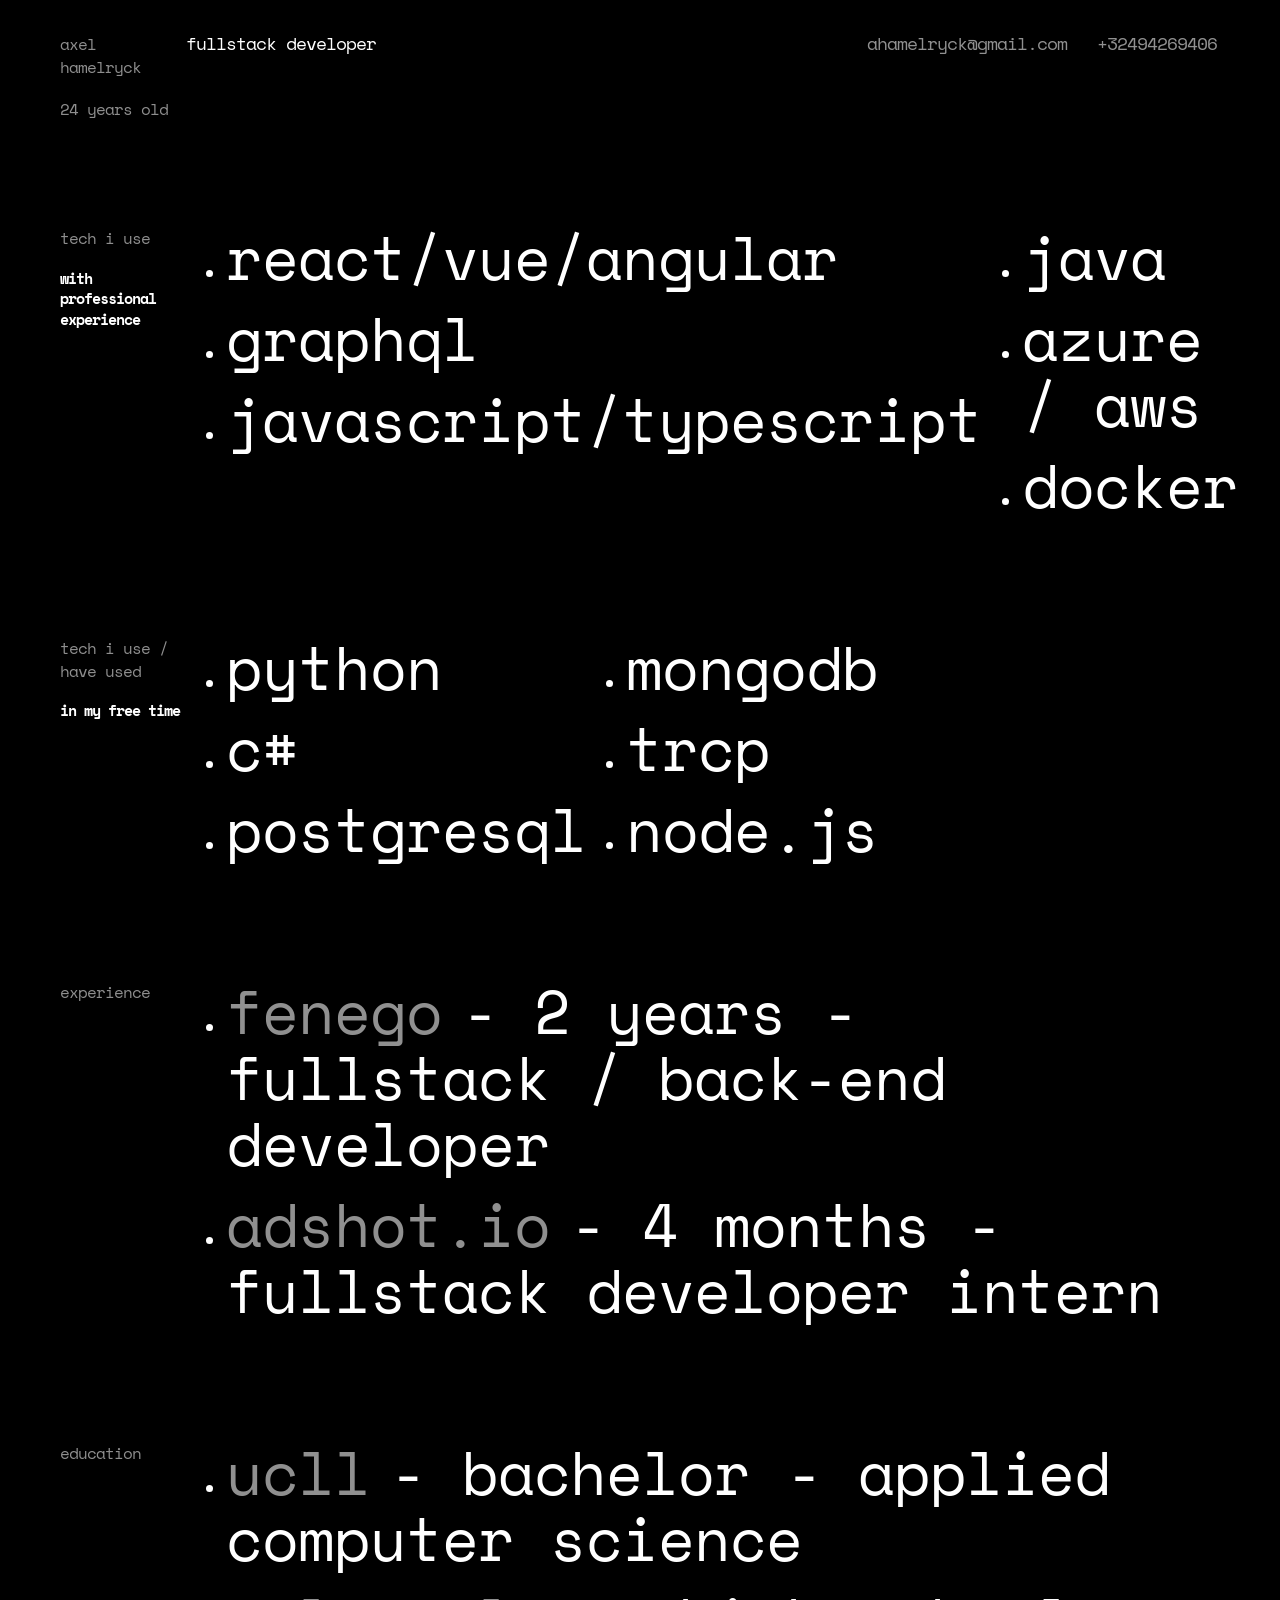
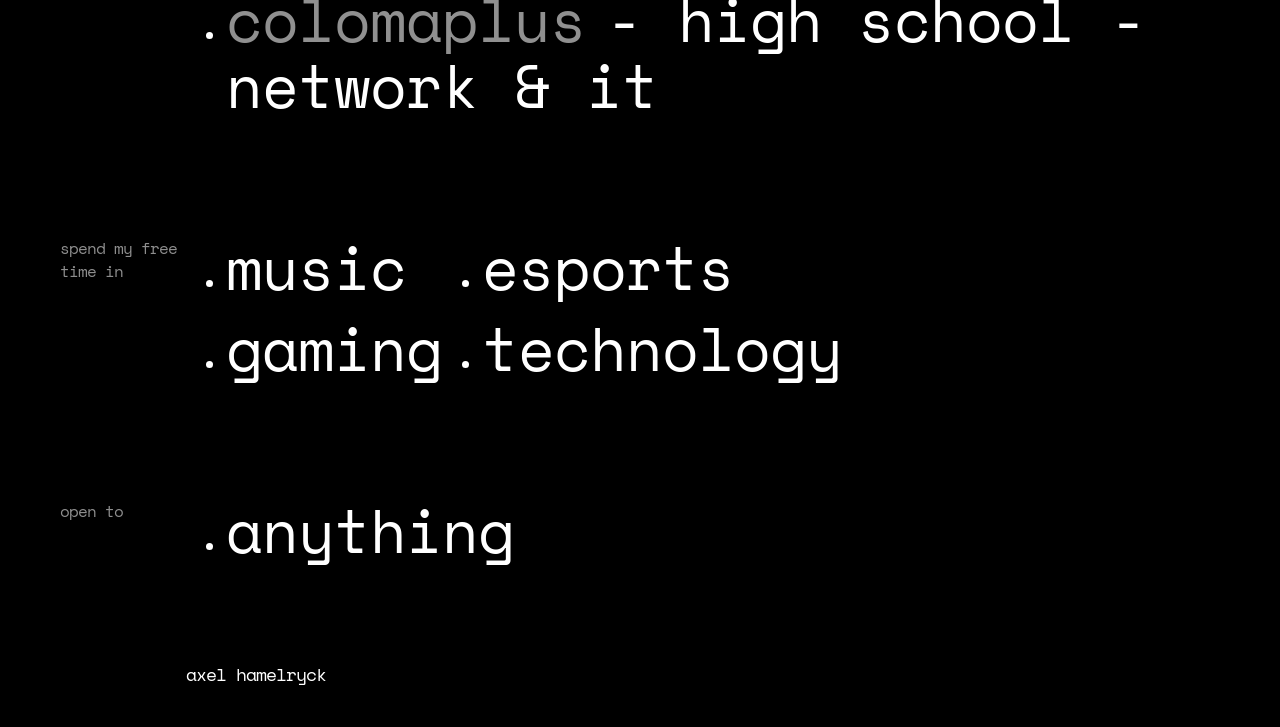
<file: index.html>
<!DOCTYPE html>
<html>

<head>
  <meta charset="utf-8">
  <meta content="width=device-width, initial-scale=1.0" name="viewport">
  <title>akselele</title>
  <meta content="portfolio of axel hamelryck " name="description" property="og:description">

  <link href="style.css" rel="stylesheet">
  <link rel="icon" href="black-x.png">
  <link href="https://fonts.googleapis.com/css?family=Space+Mono" rel="stylesheet">

</head>


<body>
  <div class="loading"></div>

  <section class="header">
    <div class="column-left">
      <h2 class="logo-type">axel hamelryck</h2>
      <h2>24 years old</h2>
    </div>
    <div class="column-main">
      <h3 class="header-services">fullstack developer</h3>
      <div class="column-right header-contact">
        <a href="mailto:ahamelryck@gmail.com" class="text-light">ahamelryck@gmail.com</a>
        <a href="tel:+32494269406" class="text-light">+32494269406</a>
      </div>
    </div>
  </section>

  <section class="tools">
    <div class="column-left">
      <h2>tech I Use</h2>
      <h5>with professional experience</h5>
    </div>
    <div class="column-main">
      <div class="column-main-container-large">
        <div class="flexlist">
          <ul>
            <li>
              <h1>
                React/vue/angular
              </h1>

            </li>
            <li>
              <h1>
                graphql
              </h1>
            </li>
            <li>
              <h1>
                Javascript/Typescript
              </h1>
            </li>
          </ul>
          <ul>
            <li>
              <h1>
                Java
              </h1>
            </li>
            <li>
              <h1>
                Azure / AWS
              </h1>
            </li>
            <li>
              <h1>
                docker
              </h1>
            </li>
          </ul>
        </div>
      </div>
    </div>
  </section>

  <section class="tools">
    <div class="column-left">
      <h2>tech I Use / have used</h2>
      <h5>in my free time</h5>
    </div>
    <div class="column-main">
      <div class="column-main-container-large">
        <div class="flexlist">
          <ul>
            <li>
              <h1>
                python
              </h1>

            </li>
            <li>
              <h1>
                C#
              </h1>
            </li>
            <li>
              <h1>
                postgresql
              </h1>
            </li>
          </ul>
          <ul>
            <li>
              <h1>
                mongodb
              </h1>
            </li>
            <li>
              <h1>
                trcp
              </h1>
            </li>
            <li>
              <h1>
                node.js
              </h1>
            </li>
          </ul>
        </div>
      </div>
    </div>
  </section>

  <section class="tools">
    <div class="column-left">
      <h2>experience</h2>
    </div>
    <div class="column-main">
      <div class="column-main-container-large">
        <ul>
          <li>
            <h1>
              <a class="text-light">Fenego</a>- 2 years - fullstack / back-end developer
            </h1>
          </li>
          <li>
            <h1>
              <a class="text-light">adshot.io</a>- 4 months - fullstack developer intern
            </h1>
          </li>
        </ul>
      </div>
    </div>
  </section>

  <section class="tools">
    <div class="column-left">
      <h2>education</h2>
    </div>
    <div class="column-main">
      <div class="column-main-container-large">
        <ul>
          <li>
            <h1>
              <a class="text-light">ucll</a>- bachelor - applied computer science
            </h1>
          </li>
          <li>
            <h1>
              <a class="text-light">colomaplus</a>- high school - network & it
            </h1>
          </li>
        </ul>
      </div>
    </div>
  </section>

  <section class="tools">
    <div class="column-left">
      <h2>spend my free time in</h2>
    </div>
    <div class="column-main">
      <div class="column-main-container-large">
        <div class="flexlist">
          <ul>
            <li>
              <h1>
                music
              </h1>
            </li>
            <li>
              <h1>
                gaming
              </h1>
            </li>
          </ul>
          <ul>
            <li>
              <h1>
                esports
              </h1>
            </li>
            <li>
              <h1>
                technology
              </h1>
            </li>
          </ul>
        </div>
      </div>
    </div>
  </section>

  <section class="tools">
    <div class="column-left">
      <h2>open to</h2>
    </div>
    <div class="column-main">
      <div class="column-main-container-large column-with-links">
        <ul>
          <li>
            <h1>
              anything
            </h1>
          </li>
        </ul>
      </div>
    </div>
  </section>

  <section class="footer">
    <div class="column-left">
    </div>
    <div class="column-main">
      <h3 class="footer-text">axel hamelryck </h3>
    </div>
  </section>

</body>

</html>
</file>
<file: style.css>
/*
-------------------------
GENERAL STUFF AND
FLEXBOX
-------------------------
*/
body {
  text-transform: lowercase;
  margin-left: 60px;
  margin-top: 20px;
  font-family: "Space Mono", monospace;
  font-weight: 400;
  font-size: 18px;
  line-height: 1.4;
  letter-spacing: -1px;
  color: white;
  background-color: #000000;
}

.flexlist {
  display: flex;
}

section {
  display: flex;
  justify-content: flex-start;
  align-items: flex-end;
  margin-bottom: 80px;
}

li:not(:last-child) {
  margin: 0 0 15px 0;
}

.header {
  align-items: baseline;
}

.column-left {
  width: 10%;
  padding-right: 5px;
}

.column-main {
  width: 90%;
}

.column-main-container-large {
  padding-right: 10%;
}

.column-main-container-small {
  padding-right: 50%;
}

.column-main-project-image {
  width: 100%;
  height: auto;
  background-color: #fff;
  background-repeat: no-repeat;
  background-size: cover;
  background-position: top;
  margin-bottom: 125px;
}

.column-with-links {
  padding-right: 0;
}
.column-with-links a {
  font-size: 72px;
  line-height: 1;
  color: #909090;
  margin-right: 80px;
}
.column-with-links a:last-child {
  margin-right: 0;
}

.column-right {
  float: right;
  margin-right: 35px;
}

.about {
  margin-top: 180px;
}

.footer {
  margin-bottom: 40px;
}

/*
-------------------------
TEXT STYLES
-------------------------
*/
h1 {
  font-size: 60px;
  font-weight: 400;
  line-height: 1.1;
  margin: 0;
}

h2 {
  font-size: 16px;
  font-weight: 400;

  color: #8e8e8e;
  transform: translateY(7px);
}

.logo-type {
  transform: none;
}

h3 {
  font-size: 18px;
  font-weight: 400;
  padding-right: 20px;
  display: inline;
}

/*
-------------------------
LINK AND HOVER STYLES
-------------------------
*/
.text-light {
  color: #909090;
  text-decoration: none;
  padding-right: 20px;
  padding-bottom: 0;
  height: 0px;
}

.text-light-as-link {
  color: #000000;
  text-decoration: none;
  padding-right: 20px;
  padding-bottom: 0;
  height: 0px;
}

.text-light-as-link:hover {
  color: #063ef8;
  padding-bottom: 0;
}

.text-light-as-link:hover::after {
  width: 0;
  padding-bottom: 0;
}

.text-light-link-as-single-line {
  margin: 0 0 55px 0;
}

a {
  text-decoration: none;
  padding-bottom: 12px;
  display: inline-block;
  transition: 0.3s;
}

a::after {
  content: "";
  display: block;
  width: 0;
  height: 2px;
  background: #000;
  margin-top: 8px;
  transition: width 0.3s;
}

a:hover {
  color: #063ef8;
}

a:hover::after {
  width: 100%;
}

.link-line-break {
  display: none;
}

/*
-------------------------
MAKE IT
RESPONSIVE
-------------------------
*/
/*Links*/
@media (max-width: 1700px) {
  /*"View Work"-Links break from here*/
  .link {
    margin-right: 60px;
    transform: translateY(25px);
    padding-bottom: 0;
  }

  .link-line-break {
    display: block;
  }
}
@media all and (max-width: 1024px) {
  body {
    margin-left: 25px;
    margin-top: 40px;
  }

  .column-left {
    width: 15%;
  }

  .flexlist {
    display: block;
  }

  .column-main {
    width: 85%;
  }

  .tools {
    flex-direction: column;
  }

  .column-main-project-image {
    margin-bottom: 80px;
  }

  .header-contact {
    display: none;
  }

  .header {
    margin-bottom: 60px;
  }

  h1 {
    font-size: 52px;
  }

  .link {
    font-size: 52px;
    margin-right: 20px;
    transform: translateY(25px);
  }

  .link-download {
    background-size: 20px;
    padding: 0px 45px 15px 0px;
  }

  .link-preview {
    background-size: 20px;
    padding: 0px 45px 5px 0px;
  }

  .link-wip-folio {
    background-size: 20px;
    padding: 0px 45px 5px 0px;
  }
}
/* Tablet */
@media all and (max-width: 770px) {
  section {
    display: block;
    margin-bottom: 50px;
  }

  h1 {
    font-size: 36px;
    font-weight: 400;
    line-height: 1.1;
    margin: 0;
  }

  h2 {
    margin-bottom: 30px;
    margin-block-start: 0.3em;
    margin-block-end: 0.3em;
  }

  h3 {
    font-size: 24px;
  }

  .link {
    font-size: 36px;
    margin-right: 100px;
    transform: translateY(0);
  }

  .link-download {
    background-size: 18px;
    padding: 0px 40px 12px 0px;
  }

  .link-preview {
    background-size: 18px;
    padding: 0px 40px 10px 0px;
    margin-bottom: 2px;
  }

  .link-download::after,
  .link-preview::after,
  .link-wip-folio::after {
    display: none;
  }

  .text-light,
  .text-light-as-link {
    font-size: 36px;
    line-height: 1.4;
  }

  .column-left {
    width: 30%;
  }

  .column-main {
    width: 60%;
  }

  .column-main-container-large {
    padding-right: 0vw;
  }

  .column-main-container-small {
    padding-right: 10vw;
  }

  .column-main-project-image {
    margin-bottom: 40px;
  }
}
/* Smartphone */
@media all and (max-width: 490px) {
  section {
    margin-bottom: 40px;
  }

  .column-main-container-large {
    padding-right: 10px;
  }

  .column-main-container-small {
    padding-right: 10px;
  }

  h1 {
    font-size: 23px;
    font-weight: 400;
    line-height: 1.3;
    margin: 0;
  }
  h1 a {
    font-size: 23px !important;
    padding-right: 5px;
  }

  h3 {
    font-size: 18px;
    margin-block-start: 0.3em;
    margin-block-end: 0em;
  }

  .header-services {
    font-size: 20px;
    display: block;
    width: 100%;
    white-space: nowrap;
    /*overflow: hidden;*/
  }

  .link {
    font-size: 23px;
    margin-right: 20px;
  }

  .link-download {
    background-size: 10px;
    padding: 0px 20px 10px 0px;
  }

  .link-preview {
    background-size: 10px;
    padding: 0px 20px 5px 0px;
  }

  .text-light,
  .text-light-as-link {
    font-size: 18px;
    line-height: 1.4;
  }

  .about {
    margin-top: 90px;
    margin-bottom: 200px;
  }

  .footer-text {
    font-size: 14px;
  }
}
@media all and (max-width: 400px) {
  .header-services {
    font-size: 23px;
    display: block;
    width: 100%;
    white-space: normal;
    /*overflow: hidden;*/
  }
}
/* Aligning section content using class with flexbox */
.tools {
  display: -ms-flexbox;
  display: flex;
  justify-content: flex-start;
  align-items: flex-start;
}

/*# sourceMappingURL=style.css.map */
</file>
